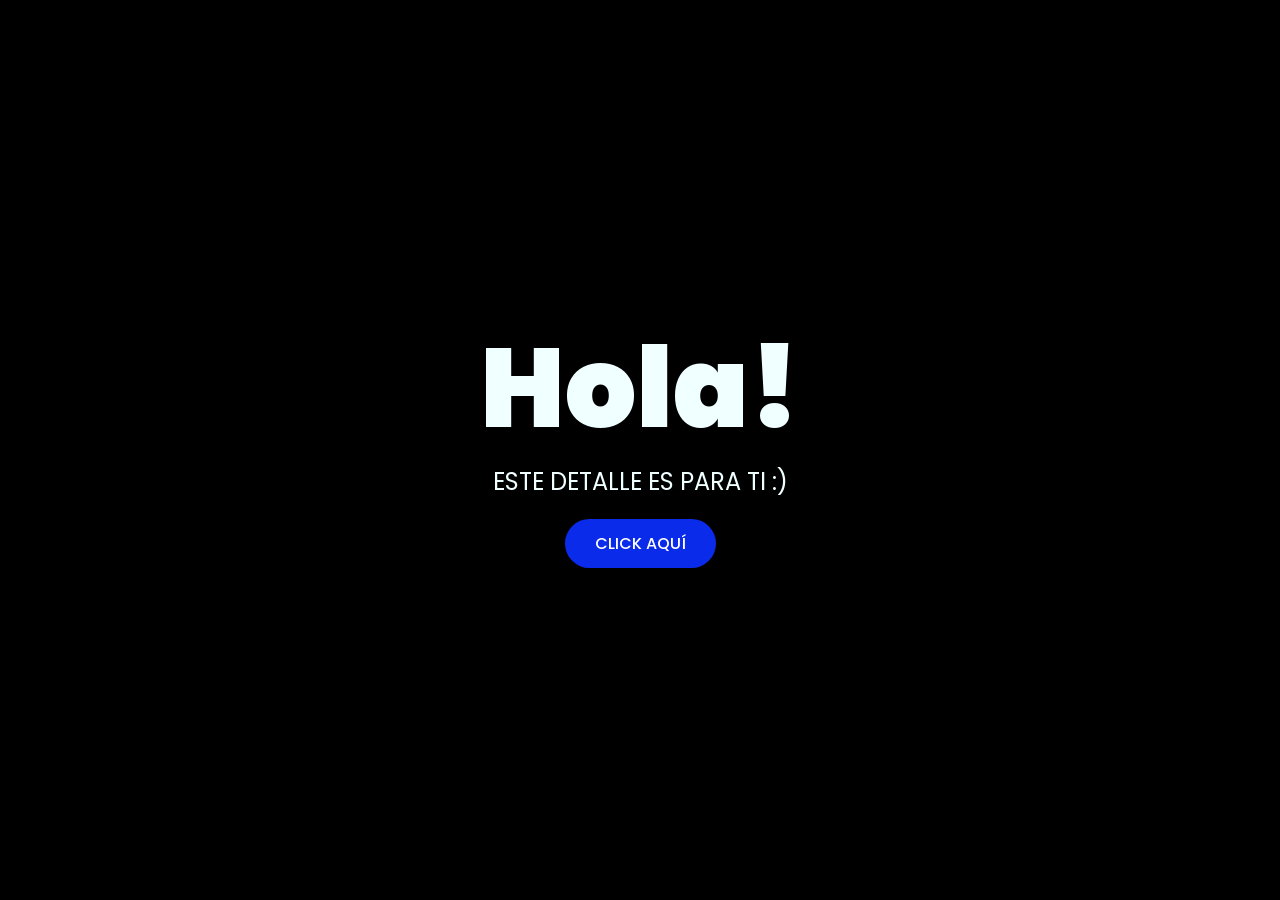
<file: index.html>
<!DOCTYPE html>
<html lang="es">
<head>
  <meta charset="UTF-8">
  <meta name="viewport" content="width=device-width, initial-scale=1.0, viewport-fit=cover">
  <meta name="theme-color" content="#000000">
  <title>Flowers</title>
  <link rel="icon" href="img/flowers.png" type="image/png">
  <link rel="preconnect" href="https://fonts.googleapis.com">
  <link rel="preconnect" href="https://fonts.gstatic.com" crossorigin>
  <link href="https://fonts.googleapis.com/css2?family=Poppins:wght@500;900&display=swap" rel="stylesheet">
  <link rel="stylesheet" href="css/style.css">
</head>
<body>
  <main>
    <h1 class="greetings" aria-label="Hola!"><span>H</span><span>o</span><span>l</span><span>a</span><span>!</span></h1>
    <p class="description">ESTE DETALLE ES PARA TI :)</p>
    <a class="boton" href="flower.html">CLICK AQUÍ</a>
  </main>
</body>
</html>
</file>
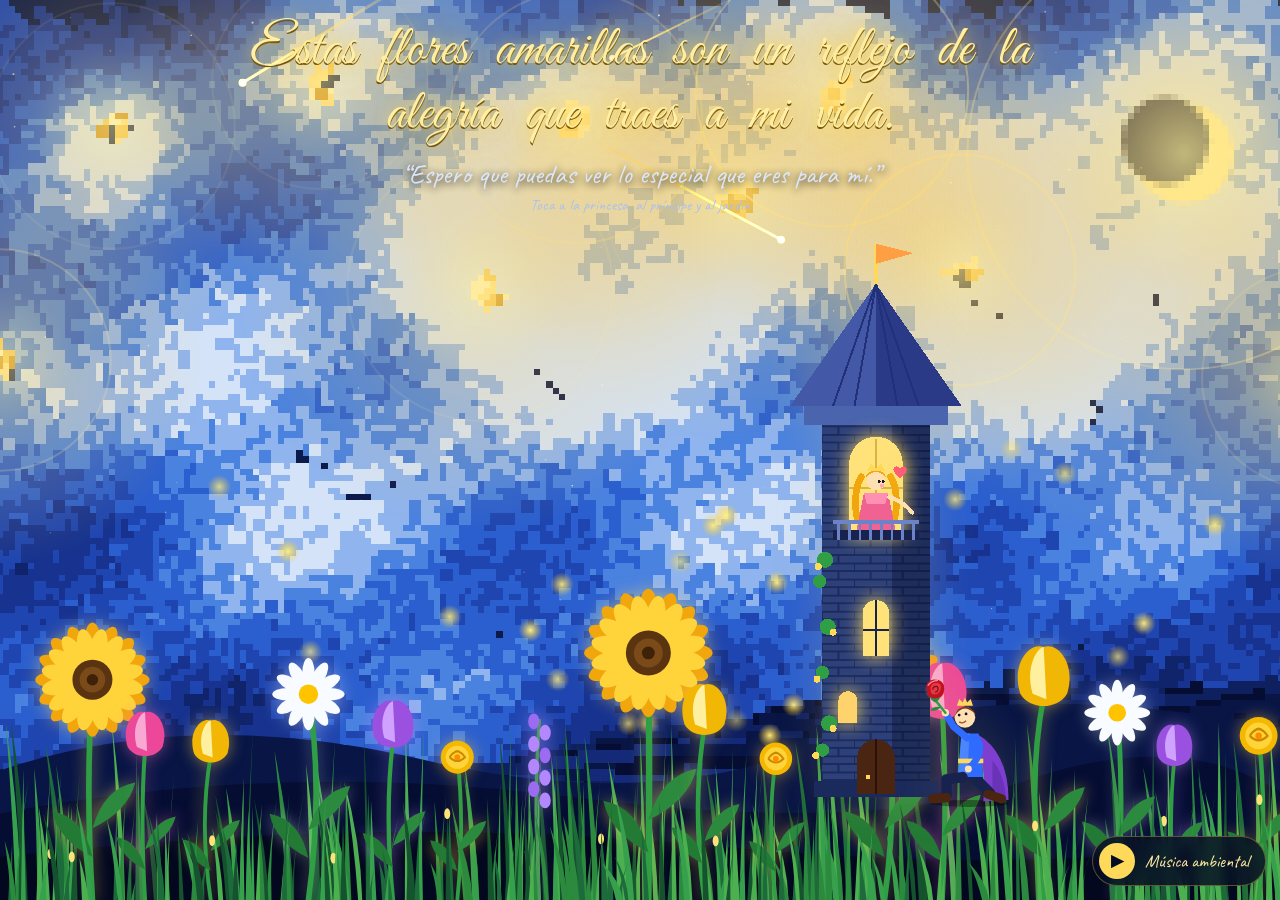
<file: flower.html>
<!DOCTYPE html>
<html lang="es">
<head>
<meta charset="UTF-8">
<meta name="viewport" content="width=device-width, initial-scale=1, viewport-fit=cover">
<meta name="theme-color" content="#050b24">
<link rel="icon" href="img/flowers.png" type="image/png">
<title>Jardín de noche estrellada</title>
<link rel="preconnect" href="https://fonts.googleapis.com">
<link rel="preconnect" href="https://fonts.gstatic.com" crossorigin>
<link href="https://fonts.googleapis.com/css2?family=Great+Vibes&family=Caveat:wght@500;600&display=swap" rel="stylesheet">
<style>
:root{color-scheme:dark;--gold:#ffd95a;--gold2:#fff0a8;--ink:#050b24;box-sizing:border-box;padding-top:env(safe-area-inset-top,0px);padding-bottom:env(safe-area-inset-bottom,0px)}
html,body{margin:0;height:100%;background:var(--ink);overflow:hidden;font-family:'Caveat','Segoe UI',cursive;color:#fff;user-select:none;-webkit-user-select:none;-webkit-tap-highlight-color:transparent;touch-action:manipulation;overscroll-behavior:none}
canvas{position:fixed;inset:0;width:100%;height:100%}
#bg{image-rendering:pixelated;object-fit:cover;z-index:0}
#fx{z-index:1;pointer-events:none}
header{position:fixed;top:0;left:0;right:0;z-index:20;text-align:center;padding:calc(env(safe-area-inset-top,0px) + 18px) 16px 0;pointer-events:none}
h1{font-family:'Great Vibes','Brush Script MT',cursive;font-weight:400;margin:0 auto;max-width:15em;font-size:clamp(1.7rem,4.8vw,3.5rem);line-height:1.15;color:var(--gold2);text-shadow:0 0 14px rgba(255,217,90,.75),0 2px 0 #6b4a00,0 0 40px rgba(255,200,40,.4)}
.w{display:inline-block;white-space:nowrap;margin:0 .14em}
.l{display:inline-block;opacity:0;transform:translateY(16px) scale(.5);animation:letter .8s cubic-bezier(.2,1.3,.4,1) forwards}
@keyframes letter{to{opacity:1;transform:none}}
.sub{font-size:clamp(1.15rem,2.4vw,1.7rem);color:#dbe7ff;margin:10px auto 0;opacity:0;animation:fade 2s ease forwards;text-shadow:0 2px 10px #000}
.hint{font-size:1rem;color:#a9c0f0;opacity:0;margin-top:4px;animation:fade 2s ease forwards}
@keyframes fade{to{opacity:.95}}
#stage{position:fixed;inset:0;z-index:5}
#tw{position:absolute;left:58%;bottom:calc(11svh);height:clamp(300px,64svh,600px);aspect-ratio:200/430;z-index:7;pointer-events:none}
#tw svg{width:100%;height:100%;overflow:visible;shape-rendering:crispEdges;filter:drop-shadow(0 0 22px rgba(255,210,90,.18))}
.glow{animation:pg 3s ease-in-out infinite alternate;filter:drop-shadow(0 0 7px #ffd95a)}
@keyframes pg{from{opacity:.78}to{opacity:1}}
#tw #prince{position:absolute;left:66%;bottom:-1%;width:36%;height:auto;cursor:pointer;z-index:4;overflow:visible;shape-rendering:auto;pointer-events:auto}
#princess{cursor:pointer;pointer-events:auto}
#hill{position:absolute;left:0;right:0;bottom:0;height:24svh;width:100%;z-index:4;pointer-events:none}
#garden{position:absolute;left:0;right:0;bottom:0;height:40svh;z-index:6;cursor:pointer}
.fl{position:absolute;bottom:0;transform-origin:50% 100%;animation:sway var(--d,4s) ease-in-out infinite alternate,grow 1.4s cubic-bezier(.2,1.4,.4,1) backwards;cursor:pointer}
.fl svg{display:block;height:100%;width:auto;overflow:visible;filter:drop-shadow(0 0 8px var(--g,rgba(255,217,90,.35)))}
@keyframes sway{from{transform:rotate(-4deg)}to{transform:rotate(4deg)}}
@keyframes grow{from{scale:0;opacity:0}to{scale:1;opacity:1}}
#grass{position:absolute;left:0;bottom:0;width:100%;height:100%;pointer-events:none}
#grass.f{z-index:2}
.gb{transform-origin:50% 100%;animation:sway var(--d,3s) ease-in-out infinite alternate;transform-box:fill-box}
.bub,.heart,.petal,.spk{position:fixed;pointer-events:none;z-index:60}
.bub{background:#fffbe8;color:#1b2550;font-family:'Caveat',cursive;font-size:20px;padding:3px 12px;border-radius:14px;box-shadow:0 4px 14px #0007;animation:pop .3s ease-out,out .4s ease-in 1.3s forwards;translate:-50% 0}
@keyframes pop{from{scale:.3;opacity:0}}
@keyframes out{to{opacity:0;transform:translateY(-12px)}}
.heart{font-size:24px;animation:up 1.9s ease-out forwards;filter:drop-shadow(0 0 6px #f43f5e99)}
@keyframes up{0%{opacity:1;transform:translateY(0) scale(.7)}100%{opacity:0;transform:translateY(-110px) scale(1.5) rotate(18deg)}}
.petal{width:9px;height:14px;border-radius:50% 50% 50% 0;animation:pt 1.1s ease-out forwards}
@keyframes pt{to{transform:translate(var(--dx),var(--dy)) rotate(360deg);opacity:0}}
.spk{width:10px;height:10px;border-radius:50%;background:radial-gradient(#fff3a0,#ffd95a00 70%);animation:sp .9s forwards}
@keyframes sp{to{transform:scale(2.4);opacity:0}}
#music{position:fixed;right:max(14px,env(safe-area-inset-right,0px));bottom:max(14px,env(safe-area-inset-bottom,0px));z-index:50;display:flex;align-items:center;gap:10px;background:#050b24cc;border:1px solid #ffd95a55;border-radius:999px;padding:6px 16px 6px 6px;backdrop-filter:blur(6px);cursor:pointer;font-size:18px;color:#ffeaa0}
#music b{width:36px;height:36px;border-radius:50%;background:var(--gold);color:#050b24;display:grid;place-items:center;font-size:16px}
@media (max-width:640px){
h1{font-size:clamp(1.55rem,8vw,2.2rem);max-width:12em}
.sub{font-size:1.05rem;max-width:20em}
.hint{font-size:.9rem}
#tw{left:27%;bottom:9svh;height:clamp(250px,52svh,460px)}
#tw #prince{left:64%;width:40%}
#hill{height:20svh}
#garden{height:32svh}
#music{padding:6px}
#music span{display:none}
}
@media (max-height:520px){.sub,.hint{display:none}h1{font-size:1.5rem}#tw{height:56svh;bottom:8svh}#garden{height:30svh}}
@media (prefers-reduced-motion:reduce){.fl,.gb,.glow{animation:none}.l{animation-duration:.01s}}
</style>
</head>
<body>
<canvas id="bg"></canvas>
<canvas id="fx"></canvas>

<header>
<header>
  <h1 id="title" aria-label="Estas flores son un reflejo de la alegría que traes a mi vida."></h1>
  <p class="sub" style="animation-delay:5s">“Espero que puedas ver lo especial que eres para mí.”</p>
  <p class="hint" style="animation-delay:6.5s">Toca a la princesa, al príncipe y al jardín</p>
</header>


<div id="stage">
  <div id="tw">
    <svg viewBox="0 0 200 430" fill="none">
      <defs>
        <pattern id="br" width="24" height="12" patternUnits="userSpaceOnUse">
          <rect width="24" height="12" fill="#2d4079"/>
          <path d="M0 .5H24M12 .5V6M0 6.5H24M0 6V12M24 6V12" stroke="#1b2a5c" stroke-width="1.2"/>
        </pattern>
      </defs>
      <!-- roof -->
      <path d="M100 44L36 135H164Z" fill="#4458a8"/>
      <path d="M100 44L164 135H100Z" fill="#2b3a86"/>
      <path d="M100 44L68 135M100 44L84 135M100 44L116 135M100 44L132 135" stroke="#22307a" stroke-width="1.5"/>
      <path d="M100 44V14" stroke="#ffd95a" stroke-width="2.5"/>
      <path d="M100 14L128 21L100 29Z" fill="#ff9f43"/>
      <!-- body -->
      <rect x="46" y="135" width="108" height="14" fill="#4a64ad"/>
      <rect x="60" y="149" width="80" height="276" fill="url(#br)"/>
      <rect x="112" y="149" width="28" height="276" fill="#050b24" opacity=".35"/>
      <rect x="54" y="415" width="92" height="12" fill="#1b2a5c"/>
      <!-- top window with princess -->
      <path d="M80 178a20 20 0 0 1 40 0V232H80Z" class="glow" fill="#ffe27a"/>
      <path d="M100 160V232M80 196H120" stroke="#b8860b" stroke-width="1.5" opacity=".5"/>
      <g id="princess" onclick="princess(event)">
        <rect x="76" y="150" width="48" height="84" fill="#fff" opacity="0"/>
        <path d="M89 188c-5 8-5 22-3 32M111 188c5 8 5 22 3 32" stroke="#f2a60d" stroke-width="5" stroke-linecap="round"/>
        <path d="M91 200h18l6 30H85Z" fill="#f06292"/>
        <path d="M91 200h18l-2 8H93Z" fill="#ff8fb3"/>
        <circle cx="100" cy="191" r="7" fill="#ffe0b2"/>
        <path d="M92 189q8-9 16 0q-2-6-8-6t-8 6" fill="#f2a60d"/>
        <path d="M93 184l3-6 4 4 4-4 3 6Z" fill="#ffd95a"/>
        <path d="M110 203Q120 207 126 216" stroke="#ffe0b2" stroke-width="3" stroke-linecap="round" fill="none"><animateTransform attributeName="transform" type="rotate" values="-6 110 203;8 110 203;-6 110 203" dur="1.8s" repeatCount="indefinite"/></path>
        <circle cx="102.5" cy="191.5" r="1.1" fill="#10142e"/><circle cx="105.5" cy="191.5" r="1.1" fill="#10142e"/>
        <circle cx="104.5" cy="194.5" r="1.6" fill="#ff8fb3" opacity=".7"/>
        <path class="glow" d="M118 182c-2-4-7-1-4 3l4 4l4-4c3-4-2-7-4-3Z" fill="#ff5d73"/>
      </g>
      <!-- balcony -->
      <rect x="68" y="228" width="64" height="7" fill="#17224e"/>
      <path d="M72 235v-13M80 235v-13M88 235v-13M96 235v-13M104 235v-13M112 235v-13M120 235v-13M128 235v-13" stroke="#6d83c7" stroke-width="2"/>
      <rect x="68" y="220" width="64" height="3" fill="#6d83c7"/>
      <!-- lower windows -->
      <path d="M90 290a10 10 0 0 1 20 0V322H90Z" class="glow" fill="#ffe27a" style="animation-delay:1s"/>
      <path d="M100 280V322M90 302H110" stroke="#17224e" stroke-width="1.5"/>
      <path d="M72 355a7 7 0 0 1 14 0V372H72Z" class="glow" fill="#ffd36b" style="animation-delay:.4s"/>
      <!-- door -->
      <path d="M86 398a14 14 0 0 1 28 0V425H86Z" fill="#4a2511"/>
      <path d="M100 384V425" stroke="#2a1208" stroke-width="2"/>
      <circle cx="94" cy="412" r="1.8" fill="#ffd95a"/>
      <!-- ivy and little flowers -->
      <g fill="#2f9e44"><circle cx="62" cy="250" r="6"/><circle cx="58" cy="266" r="5"/><circle cx="64" cy="300" r="6"/><circle cx="60" cy="334" r="5"/><circle cx="65" cy="372" r="6"/><circle cx="60" cy="392" r="5"/></g>
      <g fill="#ffd95a"><circle cx="57" cy="255" r="2.6"/><circle cx="68" cy="304" r="2.6"/><circle cx="56" cy="339" r="2.6"/><circle cx="68" cy="376" r="2.6"/><circle cx="55" cy="396" r="2.6"/></g>
    </svg>
    <!-- prince -->
    <svg id="prince" viewBox="-4 -14 84 114" onclick="prince(event)">
      <ellipse cx="40" cy="97" rx="34" ry="3" fill="#000" opacity=".35"/>
      <path d="M46 36Q74 52 74 94L52 95Q56 62 42 42Z" fill="#7e3fd0"/>
      <path d="M60 60Q70 70 72 94L60 94Z" fill="#5b2aa6" opacity=".6"/>
      <path d="M42 72L58 88" stroke="#17224e" stroke-width="9" stroke-linecap="round"/>
      <path d="M56 89L68 93" stroke="#4a2511" stroke-width="8" stroke-linecap="round"/>
      <path d="M33 36L48 36L52 74L30 74Z" fill="#2f6bff"/>
      <path d="M33 36L40 36L38 74L30 74Z" fill="#4b86ff"/>
      <rect x="30" y="58" width="22" height="4" fill="#ffd95a"/>
      <path d="M34 74L20 76L20 90" stroke="#17224e" stroke-width="9" stroke-linecap="round" stroke-linejoin="round" fill="none"/>
      <path d="M20 92L8 93" stroke="#4a2511" stroke-width="8" stroke-linecap="round"/>
      <path d="M46 40Q54 52 40 66" stroke="#2f6bff" stroke-width="6" fill="none" stroke-linecap="round"/>
      <circle cx="39" cy="67" r="3" fill="#ffe0b2"/>
      <circle cx="36" cy="22" r="9" fill="#ffe0b2"/>
      <path d="M27 21Q35 8 46 20Q42 12 34 13Q29 14 27 21Z" fill="#7a3d12"/>
      <path d="M29 12L43 12L41 6L38 9L36 5L34 9L31 6Z" fill="#ffd95a"/>
      <circle cx="31" cy="20" r="1.2" fill="#10142e"/><circle cx="37" cy="19" r="1.2" fill="#10142e"/>
      <path d="M31 26Q34 28 37 25" stroke="#a0522d" stroke-width="1.2" fill="none"/>
      <path d="M38 40L26 30L20 20" stroke="#2f6bff" stroke-width="6" fill="none" stroke-linecap="round" stroke-linejoin="round"/>
      <circle cx="19" cy="18" r="3.2" fill="#ffe0b2"/>
      <path d="M19 18L11 8" stroke="#2f9e44" stroke-width="2.2" stroke-linecap="round"/>
      <path d="M15 13Q8 12 6 16Q12 17 15 13Z" fill="#2b8a3e"/>
      <circle cx="10" cy="-2" r="11" fill="#ff5d73" opacity=".25"><animate attributeName="r" values="8;13;8" dur="2s" repeatCount="indefinite"/></circle>
      <g transform="translate(10 -2)">
        <path d="M-7 0Q-9-8-1-9Q8-9 8-1Q8 7 0 8Q-7 8-7 0Z" fill="#c1121f"/>
        <path d="M-4-1Q-4-6 1-6Q6-6 5-1Q4 4-1 4Q-4 4-4-1Z" fill="#e63946"/>
        <path d="M-2 0Q-2-3 1-3Q3-3 2.5 0Q2 2 0 2" stroke="#7a0c1a" stroke-width="1" fill="none"/>
        <path d="M-6-4Q-3-8 2-8" stroke="#ff8fa0" stroke-width="1.2" fill="none" stroke-linecap="round"/>
        <path d="M-5 6Q0 9 5 6L3 9L0 11L-3 9Z" fill="#2b8a3e"/>
      </g>
    </svg>
  </div>

  <svg id="hill" viewBox="0 0 1000 200" preserveAspectRatio="none">
    <path d="M0 80Q150 20 330 70T640 55T1000 40V200H0Z" fill="#081545"/>
    <path d="M0 120Q220 70 450 105T800 90T1000 100V200H0Z" fill="#050d33"/>
    <path d="M0 160Q300 120 560 150T1000 140V200H0Z" fill="#03081f"/>
  </svg>

  <div id="garden"></div>
</div>

<div id="music" onclick="toggleMusic()"><b id="mi">▶</b><span id="ms">Música ambiental</span></div>
<audio id="aud" loop preload="metadata"><source src="sound/la-vie-en-rose.mp3" type="audio/mpeg"></audio>

<script>
/* ===== Starry Night painting (low-res, pixelated) ===== */
const W=256,H=144,bg=document.getElementById('bg');bg.width=W;bg.height=H;
const bx=bg.getContext('2d');
const STARS=[[.17,.14],[.3,.09],[.46,.13],[.62,.1],[.7,.3],[.1,.4],[.4,.32],[.56,.22],[.92,.42]];
const MOON=[.84,.17];
const C=STARS.map(([a,b])=>[a*W,b*H,5,1,1]).concat([[MOON[0]*W,MOON[1]*H,10,1.6,1],[.5*W,.32*H,26,1.3,0],[.78*W,.45*H,16,.8,0],[.22*W,.5*H,18,.8,0]]);
const PAL=['#07123a','#0b1a4a','#10246b','#17338f','#1f46b0','#2b5fcf','#4a82e0','#8fb4ee','#d4e3f8'];
const GOLD=['#c98a1a','#f2c14e','#ffe08a','#fff4c0'];
const ridge=x=>H*.8+Math.sin(x*.03)*5+Math.sin(x*.012+1)*9;
function paint(){
  bx.fillStyle='#0b1a4a';bx.fillRect(0,0,W,H);
  const vec=(px,py)=>{const a=Math.sin(px*.05+py*.02)*.8+Math.cos(py*.07)*.4;let vx=Math.cos(a),vy=Math.sin(a);
    for(const[c0,c1,r,k]of C){const dx=px-c0,dy=py-c1,d=Math.hypot(dx,dy)+.01,w=k*3*Math.exp(-d*d/(2*(r*1.6)**2));vx+=-dy/d*w;vy+=dx/d*w}
    return[vx,vy]};
  const bri=(px,py)=>{let g=0;for(const[c0,c1,r,k]of C){const d=Math.hypot(px-c0,py-c1);g+=k*Math.exp(-d*d/(2*(r*1.8)**2))}
    return .25+.22*Math.sin(px*.09+py*.05)*Math.cos(py*.11)+g*.45+Math.random()*.2};
  for(let n=0;n<9000;n++){
    let px=Math.random()*W,py=Math.random()*H*.85,len=4+Math.random()*9;
    for(let s=0;s<len;s++){
      if(py>ridge(px))break;
      const b=bri(px,py);let col,gold=false;
      for(const[c0,c1,r,k,g]of C)if(g&&Math.hypot(px-c0,py-c1)<r*.55){gold=true;break}
      col=gold?GOLD[Math.min(3,Math.floor(Math.random()*4))]:PAL[Math.max(0,Math.min(8,Math.floor(b*8)))];
      bx.fillStyle=col;bx.fillRect(px|0,py|0,2,2);
      const[vx,vy]=vec(px,py),m=Math.hypot(vx,vy);px+=vx/m*1.5;py+=vy/m*1.5;
    }
  }
  const GP=['#03081f','#050d33','#081545','#0e2060','#142a78'];
  for(let n=0;n<4200;n++){
    let px=Math.random()*W,py=ridge(px)+Math.random()*(H-ridge(px)),len=5+Math.random()*8,a=Math.sin(px*.05)*.5;
    const c=GP[Math.min(4,Math.floor(Math.random()*Math.random()*5+(py<ridge(px)+8?1.5:0)))];
    bx.fillStyle=c;for(let s=0;s<len;s++){bx.fillRect(px|0,py|0,2,2);px+=Math.cos(a)*1.5;py+=Math.sin(a)*.6}
  }
  bx.fillStyle='#ffd25a';
  for(let i=0;i<14;i++){const x=20+Math.random()*50|0;bx.fillRect(x,(ridge(x)+4+Math.random()*5)|0,1,1)}
  // Luna
  const mx=MOON[0]*W,my=MOON[1]*H;
  bx.fillStyle='#fff0a8';bx.beginPath();bx.arc(mx,my,8,0,Math.PI*2);bx.fill();
  bx.fillStyle='#0b1a4a';bx.beginPath();bx.arc(mx-3,my-2,7,0,Math.PI*2);bx.fill();
}
paint();

/* ===== FX: glowing stars, moon, shooting stars, fireflies ===== */
const fx=document.getElementById('fx'),fc=fx.getContext('2d');let FW,FH;
function size(){FW=fx.width=innerWidth;FH=fx.height=innerHeight}size();addEventListener('resize',size);
// map normalized painting coords to the cover-fitted canvas
function map(nx,ny){const s=Math.max(FW/W,FH/H),ox=(FW-W*s)/2,oy=(FH-H*s)/2;return[ox+nx*W*s,oy+ny*H*s,s]}
const shoot=[];let nextShoot=600;
const flies=Array.from({length:innerWidth<640?16:30},()=>({x:Math.random(),y:.5+Math.random()*.45,p:Math.random()*9,s:.2+Math.random()*.5}));
const tiny=Array.from({length:70},()=>({x:Math.random(),y:Math.random()*.7,p:Math.random()*9,r:.6+Math.random()*1.2}));
function spawnShoot(big){
  const fromRight=Math.random()<.5,x=Math.random()*FW*.8+FW*.1,y=Math.random()*FH*.3;
  const sp=(big?14:9)+Math.random()*5,a=(fromRight?Math.PI-.5:.5)+(Math.random()*.2-.1);
  shoot.push({x,y,vx:Math.cos(a)*sp,vy:Math.sin(a)*sp,life:1,len:big?220:140,w:big?3:2});
}
let t0=performance.now();
function loop(t){
  const tt=(t-t0)/1000;fc.clearRect(0,0,FW,FH);fc.globalCompositeOperation='lighter';
  for(const s of tiny){const a=.25+.75*Math.abs(Math.sin(tt*.8+s.p));fc.fillStyle=`rgba(255,246,200,${a*.7})`;fc.fillRect(s.x*FW,s.y*FH,s.r,s.r)}
  STARS.concat([MOON]).forEach(([nx,ny],i)=>{
    const[x,y,s]=map(nx,ny),moon=i===STARS.length,R=(moon?26:14)*s*(1+.12*Math.sin(tt*1.5+i*1.7));
    const g=fc.createRadialGradient(x,y,0,x,y,R*2.6);
    g.addColorStop(0,`rgba(255,235,140,${moon?.75:.5})`);g.addColorStop(.35,'rgba(255,200,70,.22)');g.addColorStop(1,'rgba(255,200,70,0)');
    fc.fillStyle=g;fc.beginPath();fc.arc(x,y,R*2.6,0,7);fc.fill();
    fc.strokeStyle=`rgba(255,240,170,${.15+.1*Math.sin(tt*2+i)})`;fc.lineWidth=2;fc.beginPath();fc.arc(x,y,R*1.4,0,7);fc.stroke();
  });
  for(const f of flies){
    const x=(f.x+Math.sin(tt*f.s+f.p)*.03)*FW,y=(f.y+Math.cos(tt*f.s*1.3+f.p)*.03)*FH,a=.35+.65*Math.abs(Math.sin(tt*1.4+f.p));
    const g=fc.createRadialGradient(x,y,0,x,y,12);g.addColorStop(0,`rgba(255,240,130,${a})`);g.addColorStop(1,'rgba(255,200,40,0)');
    fc.fillStyle=g;fc.beginPath();fc.arc(x,y,12,0,7);fc.fill();
  }
  if(t>nextShoot){spawnShoot(Math.random()<.25);nextShoot=t+1200+Math.random()*2800}
  for(let i=shoot.length-1;i>=0;i--){
    const s=shoot[i];s.x+=s.vx;s.y+=s.vy;s.life-=.012;
    if(s.life<=0){shoot.splice(i,1);continue}
    const m=Math.hypot(s.vx,s.vy),tx=s.x-s.vx/m*s.len,ty=s.y-s.vy/m*s.len;
    const g=fc.createLinearGradient(s.x,s.y,tx,ty);g.addColorStop(0,`rgba(255,250,210,${s.life})`);g.addColorStop(1,'rgba(255,217,90,0)');
    fc.strokeStyle=g;fc.lineWidth=s.w;fc.lineCap='round';fc.beginPath();fc.moveTo(s.x,s.y);fc.lineTo(tx,ty);fc.stroke();
    fc.fillStyle=`rgba(255,255,230,${s.life})`;fc.beginPath();fc.arc(s.x,s.y,s.w+1,0,7);fc.fill();
  }
  fc.globalCompositeOperation='source-over';requestAnimationFrame(loop);
}
requestAnimationFrame(loop);
for(let i=0;i<3;i++)setTimeout(()=>spawnShoot(i==1),700+i*900);

/* ===== Title letter by letter ===== */
const TXT='Estas flores amarillas son un reflejo de la alegría que traes a mi vida.';let k=0;
document.getElementById('title').innerHTML=TXT.split(' ').map(w=>'<span class="w">'+[...w].map(c=>`<span class="l" style="animation-delay:${(k++*.055+.4).toFixed(2)}s">${c}</span>`).join('')+'</span>').join(' ');

/* ===== Garden ===== */
const G=document.getElementById('garden');
const rnd=(a,b)=>a+Math.random()*(b-a);
function petals(n,rx,ry,off,c,extra=''){let s='';for(let i=0;i<n;i++)s+=`<ellipse cx="0" cy="${-off}" rx="${rx}" ry="${ry}" transform="rotate(${i*360/n})" fill="${c}" ${extra}/>`;return s}
const STEM=(c='#2f9e44')=>`<path d="M50 200Q${rnd(35,65)|0} 120 50 52" stroke="${c}" stroke-width="4" fill="none" stroke-linecap="round"/><path d="M50 150Q75 138 80 118Q58 122 50 150Z" fill="#2b8a3e"/><path d="M50 170Q26 158 22 138Q44 142 50 170Z" fill="#237a35"/>`;
const TYPES={
 sun:()=>({g:'rgba(255,217,90,.5)',svg:`<svg viewBox="0 0 100 200">${STEM()}<g transform="translate(50 46)">${petals(16,6,15,25,'#f2a60d')}${petals(16,6,14,22,'#ffd43b','transform-origin="0 0" style="rotate:11deg"')}<circle r="14" fill="#5a3410"/><circle r="9" fill="#7a4a18"/><circle r="4" fill="#3d2108"/></g></svg>`}),
 tulip:(c1,c2,g)=>({g,svg:`<svg viewBox="0 0 100 200">${STEM()}<g transform="translate(50 50)"><path d="M-17 0C-24-22-10-38 0-34C10-38 24-22 17 0C10 12-10 12-17 0Z" fill="${c1}"/><path d="M-8 0C-14-20-4-34 0-34L2 4Z" fill="${c2}"/><path d="M4 2C10-18 8-30 0-34C14-34 22-20 17 0Z" fill="${c1}" opacity=".6"/></g></svg>`}),
 daisy:()=>({g:'rgba(255,255,255,.35)',svg:`<svg viewBox="0 0 100 200">${STEM()}<g transform="translate(50 52)">${petals(12,4.5,11,15,'#f8fbff')}<circle r="7" fill="#ffc300"/></g></svg>`}),
 lav:()=>({g:'rgba(190,150,255,.5)',svg:`<svg viewBox="0 0 100 200"><path d="M50 200Q44 120 50 40" stroke="#4c9a5b" stroke-width="3" fill="none"/>${[0,1,2,3,4,5,6,7].map(i=>`<ellipse cx="${50+(i%2?5:-5)}" cy="${42+i*10}" rx="5" ry="7" fill="${i%3?'#b388ff':'#9b6bf2'}"/>`).join('')}</svg>`}),
 rose:()=>({g:'rgba(255,200,60,.5)',svg:`<svg viewBox="0 0 100 200">${STEM()}<g transform="translate(50 52)"><circle r="17" fill="#f5b800"/><circle r="12" fill="#ffd43b"/><path d="M-8 0Q0-12 8 0Q0 8-8 0M-4-4Q0-9 4-4" stroke="#c98a00" stroke-width="2" fill="none"/><circle r="3" fill="#ff8a00"/></g></svg>`})
};
function makeFlower(type,h,x,delay=0){
  const t=({sun:TYPES.sun,tulipP:()=>TYPES.tulip('#ec4899','#f9a8d4','rgba(244,114,182,.5)'),tulipV:()=>TYPES.tulip('#9b51e0','#d0a2ff','rgba(192,132,252,.5)'),tulipY:()=>TYPES.tulip('#f2b705','#fff0a0','rgba(255,217,90,.5)'),daisy:TYPES.daisy,lav:TYPES.lav,rose:TYPES.rose})[type]();
  const d=document.createElement('div');d.className='fl';
  d.style.cssText=`left:${x}px;height:${h}px;--d:${rnd(3,5.5).toFixed(1)}s;--g:${t.g};animation-delay:${rnd(0,2)}s,${delay}s`;
  d.innerHTML=t.svg;d.onclick=e=>{e.stopPropagation();burst(e.clientX,e.clientY);chime()};
  G.appendChild(d);return d;
}
function grassLayer(front){
  const ns='http://www.w3.org/2000/svg',s=document.createElementNS(ns,'svg');s.id='grass';if(front)s.className.baseVal='f';
  s.setAttribute('preserveAspectRatio','none');s.setAttribute('viewBox',`0 0 ${innerWidth} 200`);
  let h='';const n=Math.floor(innerWidth/(front?9:7));
  for(let i=0;i<n;i++){const x=Math.random()*innerWidth,ht=front?rnd(20,60):rnd(40,100),lean=rnd(-14,14),w=rnd(2,4.5);
    const c=['#1d6b3a','#2b8a3e','#37a04c','#14532d','#4caf50'][Math.floor(Math.random()*5)];
    h+=`<path class="gb" style="--d:${rnd(2,4).toFixed(1)}s;animation-delay:${rnd(0,2).toFixed(1)}s" d="M${x} 200Q${x+lean*.3} ${200-ht*.5} ${x+lean} ${200-ht}Q${x+w} ${200-ht*.5} ${x+w*1.6} 200Z" fill="${c}"/>`;
    if(front&&Math.random()<.07)h+=`<circle cx="${x+lean}" cy="${200-ht}" r="3" fill="#ffe27a"/>`}
  s.innerHTML=h;return s;
}
function plant(){
  G.innerHTML='';G.appendChild(grassLayer(false));
  const gh=G.clientHeight,n=Math.max(8,Math.round(innerWidth/78)),types=['sun','tulipP','tulipY','daisy','tulipV','rose','lav','sun','tulipY','rose'];
  for(let i=0;i<n;i++){
    const type=types[i%types.length],tall=type==='sun'?rnd(.8,1.05):type==='lav'?rnd(.5,.7):rnd(.55,.85);
    makeFlower(type,gh*tall*.92,(i+.5)/n*innerWidth-30+rnd(-14,14),i*.07);
  }
  G.appendChild(grassLayer(true));
}
plant();let lastW=innerWidth;addEventListener('resize',()=>{if(Math.abs(innerWidth-lastW)>120){lastW=innerWidth;plant()}});
G.onclick=e=>{const types=['sun','tulipY','rose','daisy','tulipP'],ty=types[Math.floor(Math.random()*types.length)];
  makeFlower(ty,G.clientHeight*rnd(.5,.85),e.clientX-30);hearts(e.clientX,e.clientY-30,2);chime()};

/* ===== Particles ===== */
function bubble(x,y,t){const b=document.createElement('div');b.className='bub';b.textContent=t;b.style.left=x+'px';b.style.top=y-24+'px';document.body.appendChild(b);setTimeout(()=>b.remove(),1800)}
function hearts(x,y,n=3){for(let i=0;i<n;i++){const h=document.createElement('div');h.className='heart';h.textContent=['❤️','💛','💕'][i%3];h.style.left=x+rnd(-18,18)+'px';h.style.top=y+'px';h.style.animationDelay=i*.14+'s';document.body.appendChild(h);setTimeout(()=>h.remove(),2200)}}
function burst(x,y){const cs=['#ffd43b','#f2a60d','#fff0a0','#ff9fc4'];for(let i=0;i<10;i++){const p=document.createElement('div');p.className='petal';p.style.cssText=`left:${x}px;top:${y}px;background:${cs[i%4]};--dx:${rnd(-70,70)}px;--dy:${rnd(-90,30)}px`;document.body.appendChild(p);setTimeout(()=>p.remove(),1200)}hearts(x,y-10,2)}
addEventListener('pointermove',e=>{if(Math.random()<.25){const s=document.createElement('div');s.className='spk';s.style.left=e.clientX-5+'px';s.style.top=e.clientY-5+'px';document.body.appendChild(s);setTimeout(()=>s.remove(),900)}});
function princess(e){e.stopPropagation();chime();const r=e.currentTarget.getBoundingClientRect();hearts(r.left+r.width/2,r.top,5);bubble(r.left+r.width/2,r.top-6,'Te quiero 💛')}
function prince(e){e.stopPropagation();chime();const r=e.currentTarget.getBoundingClientRect();hearts(r.left+r.width/2,r.top,4);bubble(r.left+r.width/2,r.top-6,'Para ti, mi princesa 🌹');
  const p=document.getElementById('princess').getBoundingClientRect();setTimeout(()=>hearts(p.left+p.width/2,p.top+20,4),350)}

/* ===== Sounds + music ===== */
let ac;const ctx=()=>{ac=ac||new(window.AudioContext||window.webkitAudioContext)();ac.state==='suspended'&&ac.resume();return ac};
function tone(f1,f2,dur,type='sine',v=.12){try{const a=ctx(),o=a.createOscillator(),g=a.createGain(),n=a.currentTime;o.type=type;o.frequency.setValueAtTime(f1,n);o.frequency.exponentialRampToValueAtTime(f2,n+dur*.5);o.connect(g);g.connect(a.destination);g.gain.setValueAtTime(.001,n);g.gain.linearRampToValueAtTime(v,n+.05);g.gain.exponentialRampToValueAtTime(.001,n+dur);o.start(n);o.stop(n+dur+.02)}catch(e){}}
const chime=()=>tone(660,1320,.35,'triangle',.08);
const aud=document.getElementById('aud'),mi=document.getElementById('mi'),ms=document.getElementById('ms');
let playing=false;
function setUI(p){playing=p;mi.textContent=p?'❚❚':'▶';ms.textContent=p?'Reproduciendo…':'Música ambiental'}
function toggleMusic(){
  if(playing){aud.pause();setUI(false);return}
  aud.play().then(()=>setUI(true)).catch(()=>{ms.textContent='No se encontró la música'});
}
// En celular el audio solo puede empezar con un toque: el primero (en cualquier parte) inicia la música
addEventListener('pointerdown',e=>{if(!playing&&!e.target.closest('#music'))toggleMusic()},{once:true});
aud.querySelector('source').addEventListener('error',()=>{ms.textContent='No se encontró la música'});
</script>
</body>
</html>
</file>
<file: css/style.css>
*, *::before, *::after { box-sizing: border-box; }

body {
  margin: 0;
  min-height: 100vh;
  min-height: 100svh;
  display: grid;
  place-items: center;
  padding: 24px 24px max(24px, env(safe-area-inset-bottom));
  background: #000;
  color: azure;
  font-family: 'Poppins', sans-serif;
  text-align: center;
  -webkit-tap-highlight-color: transparent;
}

main { display: flex; flex-direction: column; align-items: center; gap: 20px; }

.greetings { margin: 0; font-size: clamp(3.5rem, 20vw, 7rem); font-weight: 900; line-height: 1; }
.greetings > span { animation: glow 2.5s ease-in-out infinite; }
.greetings > span:nth-child(2) { animation-delay: .2s; }
.greetings > span:nth-child(3) { animation-delay: .4s; }
.greetings > span:nth-child(4) { animation-delay: .6s; }
.greetings > span:nth-child(5) { animation-delay: .8s; }

@keyframes glow {
  0%, 100% { color: #fff; text-shadow: 0 0 12px #39c6d6, 0 0 50px #39c6d6, 0 0 100px #39c6d6; }
  10%, 90% { color: #111; text-shadow: none; }
}

.description { margin: 0; font-size: clamp(1rem, 4.5vw, 1.5rem); }

.boton {
  display: inline-flex; align-items: center; justify-content: center;
  min-height: 48px; padding: 12px 30px;
  border-radius: 80px; background: #0a2be9; color: #fff;
  font-size: 1rem; font-weight: 500; text-decoration: none;
  transition: background .2s, transform .1s;
}
.boton:hover, .boton:focus-visible { background: #32c2c2; color: #111; }
.boton:active { transform: scale(.96); }

@media (prefers-reduced-motion: reduce) {
  .greetings > span { animation: none; color: #fff; }
}
</file>
